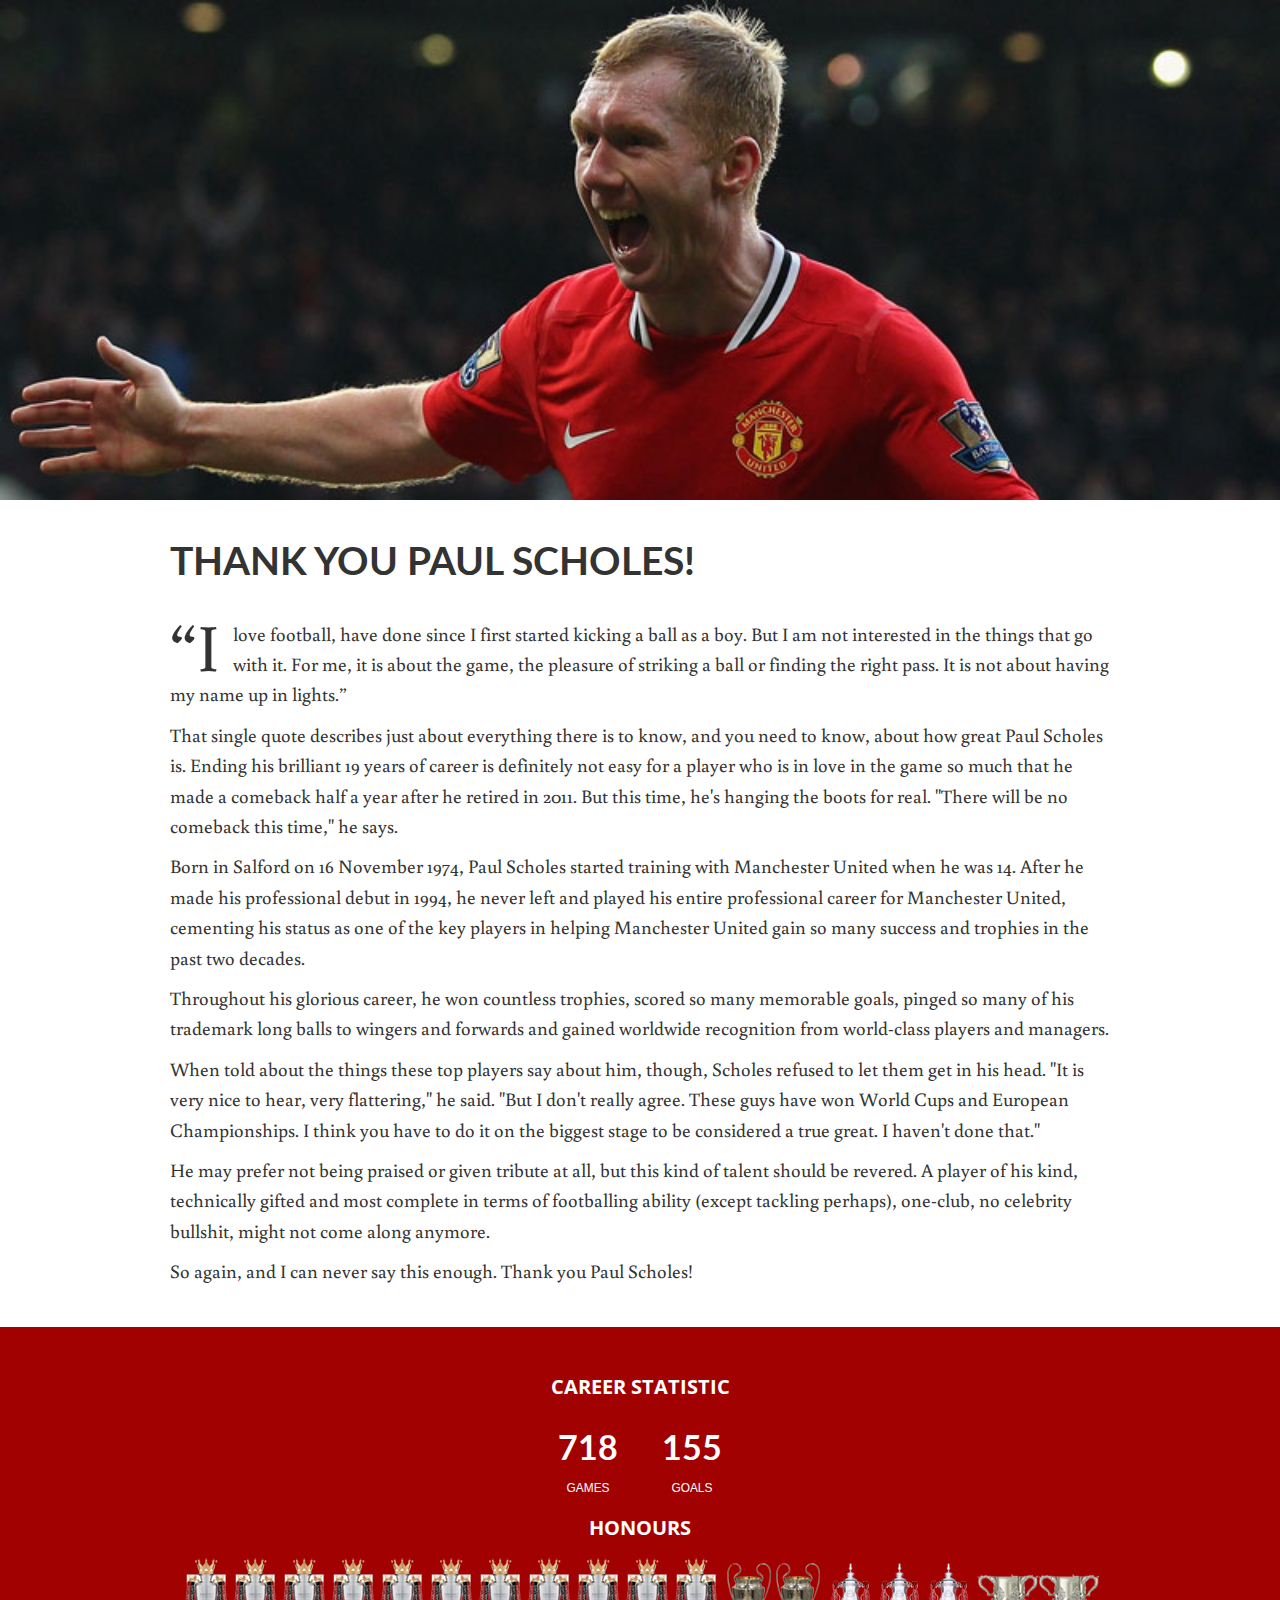
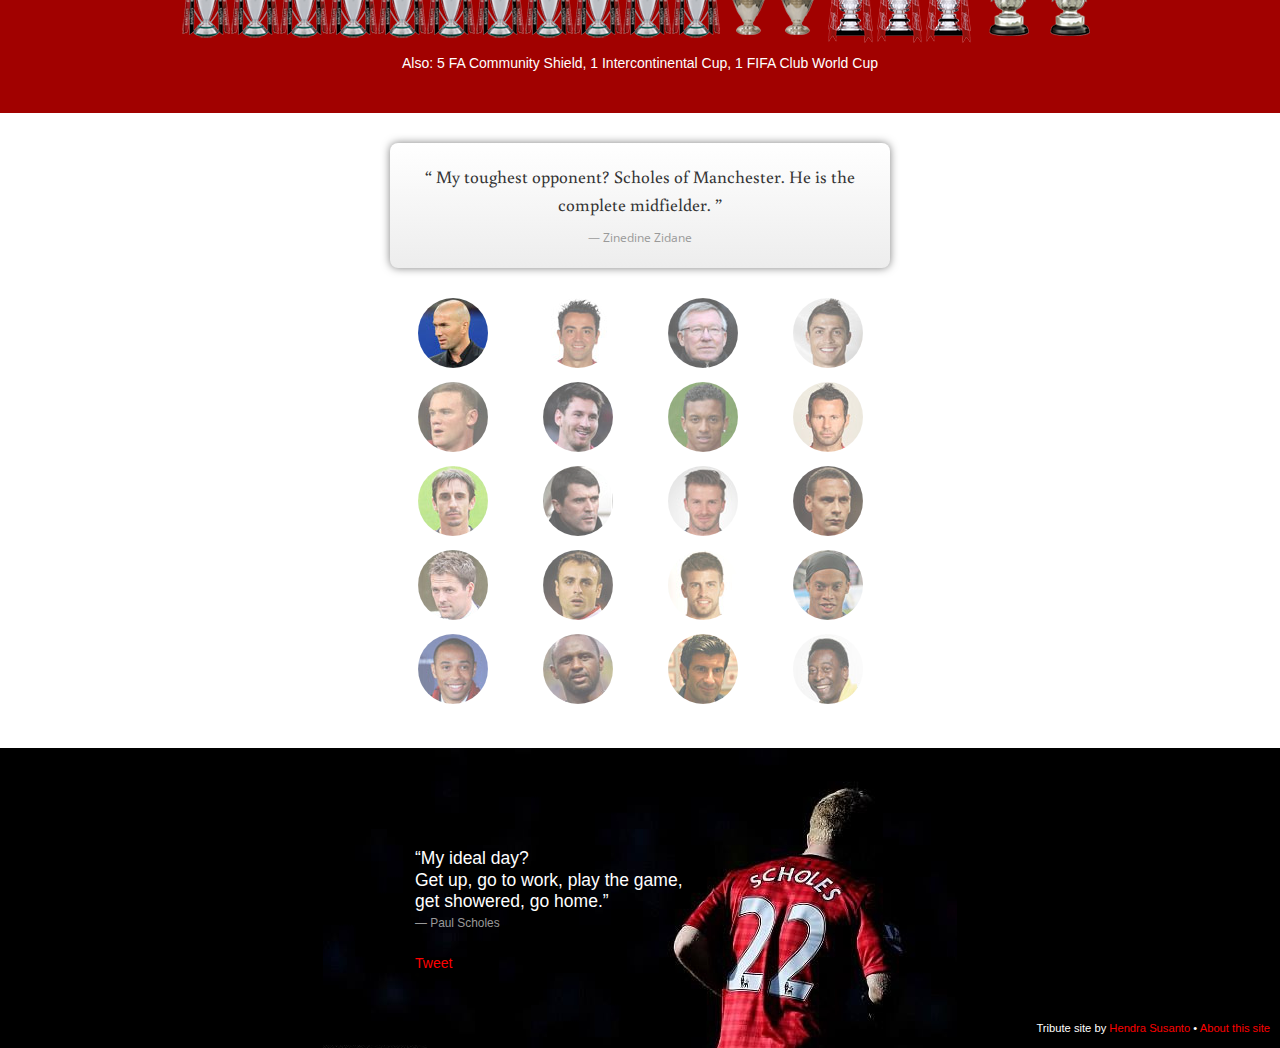
<file: index.html>
<!DOCTYPE html>
<!--[if lt IE 7]>      <html class="no-js lt-ie9 lt-ie8 lt-ie7"> <![endif]-->
<!--[if IE 7]>         <html class="no-js lt-ie9 lt-ie8"> <![endif]-->
<!--[if IE 8]>         <html class="no-js lt-ie9"> <![endif]-->
<!--[if gt IE 8]><!--> <html class="no-js"> <!--<![endif]-->
<head>
  <meta charset="utf-8">
  <meta http-equiv="X-UA-Compatible" content="IE=edge,chrome=1">
  <title>Thank You Paul Scholes</title>
  <meta name="description" content="A site in tribute for the great footballer, Paul Scholes">
  <meta name="viewport" content="width=device-width, initial-scale=1.0, minimum-scale=1.0, maximum-scale=1.0">

  <meta property="og:url" content="http://thankyoupaulscholes.com" /> 
  <meta property="og:title" content="Thank You Paul Scholes" /> 
  <meta property="og:description" content="A site in tribute for the great footballer, Paul Scholes" /> 
  <meta property="og:image" content="assets/img/paul-scholes.jpg" />

  <link rel="stylesheet" href="assets/css/bootstrap.min.css">
  <link rel="stylesheet" href="assets/css/bootstrap-responsive.min.css">
  <link rel="stylesheet" href="assets/css/main.css?v=2">

  <link rel="shortcut icon" href="favicon.ico" type="image/x-icon">
  <link rel="icon" href="favicon.ico" type="image/x-icon">

  <script src="assets/js/vendor/modernizr-2.6.2-respond-1.1.0.min.js"></script>
</head>
<body>
  <!--[if lt IE 7]>
      <p class="chromeframe">You are using an <strong>outdated</strong> browser. Please <a href="http://browsehappy.com/">upgrade your browser</a> or <a href="http://www.google.com/chromeframe/?redirect=true">activate Google Chrome Frame</a> to improve your experience.</p>
  <![endif]-->

  <div id="fb-root"></div>
  <script>(function(d, s, id) {
    var js, fjs = d.getElementsByTagName(s)[0];
    if (d.getElementById(id)) return;
    js = d.createElement(s); js.id = id;
    js.src = "//connect.facebook.net/en_GB/all.js#xfbml=1";
    fjs.parentNode.insertBefore(js, fjs);
  }(document, 'script', 'facebook-jssdk'));</script>

  <!-- <a class="what" href="#about_modal" data-toggle="modal"><i class="icon-question"></i></a> -->
  <div id="about_modal" class="modal hide fade">
    <div class="modal-header">
      <button type="button" class="close" data-dismiss="modal" aria-hidden="true">×</button>
      <h3 id="myModalLabel">About this site</h3>
    </div>
    <div class="modal-body">
      <p>Thanks for visiting this site! Hope you like it!</p>
      <p>Paul Scholes is my favorite football player. His footballing skills are undoubtedly top notch, yet off the pitch he stays a humble human being. He's simply in this game to play football. Both as a football player and a human being, he is clearly one of the best.</p>
      <p>I'm not a man with words, so I hope I'm doing this tribute site justice. If you have any suggestions or feedbacks for this site, email me at <a href="&#109;&#97;&#105;&#108;&#116;&#111;&#58;&#98;&#101;&#110;&#104;&#97;&#110;&#107;&#115;&#48;&#52;&#48;&#56;&#56;&#56;&#64;&#103;&#109;&#97;&#105;&#108;&#46;&#99;&#111;&#109;">&#98;&#101;&#110;&#104;&#97;&#110;&#107;&#115;&#48;&#52;&#48;&#56;&#56;&#56;&#64;&#103;&#109;&#97;&#105;&#108;&#46;&#99;&#111;&#109;</a>. I would really love to hear from you.</p>
      <p>If you're on Twitter, you should follow me on Twitter <a href="https://twitter.com/benhanks040888" target="_blank">here</a></p>
    </div>
  </div>

  <header id="header" class="container">
    <!-- <h1 class="logo"><a href="">Thank You Paul Scholes!</a></h1> -->
  </header>
  
  <section id="about">
    <div class="box container">
      <h1>Thank You Paul Scholes!</h1>
      <p><span class="dropcap">&ldquo;I</span> love football, have done since I first started kicking a ball as a boy. But I am not interested in the things that go with it. For me, it is about the game, the pleasure of striking a ball or finding the right pass. It is not about having my name up in lights.&rdquo;</p>

      <p>That single quote describes just about everything there is to know, and you need to know, about how great Paul Scholes is. Ending his brilliant 19 years of career is definitely not easy for a player who is in love in the game so much that he made a comeback half a year after he retired in 2011. But this time, he's hanging the boots for real. "There will be no comeback this time," he says.</p>

      <p>Born in Salford on 16 November 1974, Paul Scholes started training with Manchester United when he was 14. After he made his professional debut in 1994, he never left and played his entire professional career for Manchester United, cementing his status as one of the key players in helping Manchester United gain so many success and trophies in the past two decades.</p>

      <p>Throughout his glorious career, he won countless trophies, scored so many memorable goals, pinged so many of his trademark long balls to wingers and forwards and gained worldwide recognition from world-class players and managers.</p>

      <p>When told about the things these top players say about him, though, Scholes refused to let them get in his head. "It is very nice to hear, very flattering," he said. "But I don't really agree. These guys have won World Cups and European Championships. I think you have to do it on the biggest stage to be considered a true great. I haven't done that."</p>
      
      <p>He may prefer not being praised or given tribute at all, but this kind of talent should be revered. A player of his kind, technically gifted and most complete in terms of footballing ability (except tackling perhaps), one-club, no celebrity bullshit, might not come along anymore.</p>
      
      <p>So again, and I can never say this enough. Thank you Paul Scholes!</p>
    </div>
  </section>

  <section id="stat" class="text-center">
    <div class="box container">
      
      <h2>Career Statistic</h2>
      
      <div class="clearfix">
        <div class="stat-wrapper">
          <h3>718</h3>
          <small>Games</small>
        </div>

        <div class="stat-wrapper">
          <h3>155</h3>
          <small>Goals</small>
        </div>
      </div>

      <h2>Honours</h2>
      <div class="honours">
        <div class="visible-phone hide trophies">
          <img src="assets/img/premier-cup.png" alt="Premier League">
          <img src="assets/img/premier-cup.png" alt="Premier League">
          <img src="assets/img/premier-cup.png" alt="Premier League">
          <img src="assets/img/premier-cup.png" alt="Premier League">
          <img src="assets/img/premier-cup.png" alt="Premier League">
          <img src="assets/img/premier-cup.png" alt="Premier League">
          <img src="assets/img/premier-cup.png" alt="Premier League">
          <img src="assets/img/premier-cup.png" alt="Premier League">
          <img src="assets/img/premier-cup.png" alt="Premier League">
          <img src="assets/img/premier-cup.png" alt="Premier League">
          <img src="assets/img/premier-cup.png" alt="Premier League">

          <img src="assets/img/champions-cup.png" alt="Champions League">
          <img src="assets/img/champions-cup.png" alt="Champions League">

          <img src="assets/img/fa-cup.png" alt="FA Cup">
          <img src="assets/img/fa-cup.png" alt="FA Cup">
          <img src="assets/img/fa-cup.png" alt="FA Cup">

          <img src="assets/img/carling-cup.png" alt="Carling Cup">
          <img src="assets/img/carling-cup.png" alt="Carling Cup">
        </div>
        <p class="hidden-phone premier-league has-popover" data-toggle="popover" data-placement="top" data-content="11 Premier League"></p>
        <p class="hidden-phone champions-league has-popover" data-toggle="popover" data-placement="top" data-content="2 Champions League"></p>
        <p class="hidden-phone fa-cup has-popover" data-toggle="popover" data-placement="top" data-content="3 FA Cup"></p>
        <p class="hidden-phone carling-cup has-popover" data-toggle="popover" data-placement="top" data-content="2 Carling Cup"></p>

        <p class="clear">Also: 5 FA Community Shield, 1 Intercontinental Cup, 1 FIFA Club World Cup</p>
        
      </div>
    </div>
  </section>

  <section id="quotes">
    <div class="container">
      <div class="quote-holder box">
        <blockquote>
          <p>&ldquo;
            My toughest opponent? Scholes of Manchester. He is the complete midfielder.
            &rdquo;
          </p>
          <small>Zinedine Zidane</small>
        </blockquote>
      </div>
      <ul class="unstyled quotes">
        <li><a href="#" class="active quote" data-content="My toughest opponent? Scholes of Manchester. He is the complete midfielder." data-title="Zinedine Zidane"><img src="assets/img/admirers/zidane.jpg" alt="Zinedine Zidane"></a></li>
        <li><a href="#" class="quote" data-content="In the last 15 to 20 years the best central midfielder that I have seen — the most complete — is Scholes. I have spoken with Xabi Alonso about this many times. Scholes is a spectacular player who has everything. He can play the final pass, he can score, he is strong, he never gets knocked off the ball and he doesn’t give possession away. If he had been aish then maybe he would have been valued more." data-title="Xavi"><img src="assets/img/admirers/xavi.jpg" alt="Xavi"></a></li>
        <li><a href="#" class="quote" data-content="Very few players can do that, but Scholes is one of them - and I knew he was one of them. That's why, without question, I think Paul Scholes is the best player in England. He's got the best skills, the best brain. No one can match him. There isn't a player of his mould anywhere in the world." data-title="Alex Ferguson"><img src="assets/img/admirers/ferguson.jpg" alt="Alex Ferguson"></a></li>
        <li><a href="#" class="quote" data-content="When we were in training, I used to do a lot of tricks which hardly any players at the club could do. Once I was showing my skills to Scholes. After I finished it, Scholes took the ball and pointed to a tree which was about 50m from where we were standing. He said, I'm going to hit it in one shot. He kicked and hit the tree. He asked me to do the same; I kicked about 10 times, but still couldn't hit it. He smiled and left." data-title="Cristiano Ronaldo"><img src="assets/img/admirers/ronaldo.jpg" alt="Cristiano Ronaldo"></a></li>

        <li><a href="#" class="quote" data-content="He is definitely the best player I have played with. I tried to ask him what he was doing but you don’t get much out of him. He is a great player." data-title="Wayne Rooney"><img src="assets/img/admirers/rooney.jpg" alt="Wayne Rooney"></a></li>
        <li><a href="#" class="quote" data-content="At La Masia (Barcelona’s Academy) his name was mentioned a lot. He’s a teacher." data-title="Lionel Messi"><img src="assets/img/admirers/messi.jpg" alt="Lionel Messi"></a></li>
        <li><a href="#" class="quote" data-content="He’s the best midfielder I’ve ever seen. He can pass, score goals with his left, right, his head – he can do anything. And he can beat a player too, plus he loves to nutmeg you! He’s unbelievable." data-title="Nani"><img src="assets/img/admirers/nani.jpg" alt="Nani"></a></li>
        <li><a href="#" class="quote" data-content="I’d go for Scholesy as the club’s greatest ever player. I’ve seen him do things that no other player can do. The way he can control the tempo of games, and his range of passing, are both incredible. We’ve seen over the years that players just haven’t been able to get near him. And you can’t forget his goals either." data-title="Ryan Giggs"><img src="assets/img/admirers/giggs.jpg" alt="Ryan Giggs"></a></li>

        <li><a href="#" class="quote" data-content="You have to search deep into football’s history to find someone of his kind of class and honour. Players like that don’t seem to exist any more. There might be no knighthoods, no MBEs or OBEs, but every single team-mate will say he is the best they have ever played with. And every player he had played against, including Xavi and Zinedine Zidane, would say he is the best midfielder they have faced. Every fan or every club, no matter who they support, loves the way Paul Scholes plays." data-title="Gary Neville"><img src="assets/img/admirers/neville.jpg" alt="Gary Neville"></a></li>
        <li><a href="#" class="quote" data-content="No celebrity bullshit, no self-promotion – an amazingly gifted player who remained an unaffected human being." data-title="Roy Keane"><img src="assets/img/admirers/keane.jpg" alt="Roy Keane"></a></li>
        <li><a href="#" class="quote" data-content="He’s always one of those people others talk about. Even playing at Real Madrid, the players always say to me ‘what’s he like’? They respect him as a footballer." data-title="David Beckham"><img src="assets/img/admirers/beckham.jpg" alt="David Beckham"></a></li>
        <li><a href="#" class="quote" data-content="the BEST player of his generation #fact loved every minute of playing football with him. . Paul Scholes aka Sat Nav went from a scoring midfielder to a dictator of the game (changed his game while still at top of the game)." data-title="Rio Ferdinand"><img src="assets/img/admirers/rio.jpg" alt="Rio Ferdinand"></a></li>

        <li><a href="#" class="quote" data-content="Nobody on this planet had a range of passing like Paul Scholes. Training every day was a pleasure just watching him. Unbelievable career." data-title="Michael Owen"><img src="assets/img/admirers/owen.jpg" alt="Michael Owen"></a></li>
        <li><a href="#" class="quote" data-content="Nobody else in the world can play the way Scholes does. The passes he produces all over the field and the way he changes the game is brilliant. Every manager would like him. But luckily he is here and playing with us. Paul practices that all the time. When he has finished training he always goes out and shoots." data-title="Dimitar Berbatov"><img src="assets/img/admirers/berba.jpg" alt="Dimitar Berbatov"></a></li>
        <li><a href="#" class="quote" data-content="One of the best players I’ve ever seen in my life! Spectacular on training! Playing with him was a joy!" data-title="Gerard Pique"><img src="assets/img/admirers/pique.jpg" alt="Gerard Pique"></a></li>
        <li><a href="#" class="quote" data-content="I want to pass like him. Who taught him how to do that?" data-title="Ronaldinho"><img src="assets/img/admirers/ronaldinho.jpg" alt="Ronaldinho"></a></li>

        <li><a href="#" class="quote" data-content="I can’t understand why Scholes has never won the player of the year award. He should have won it long ago. Maybe it’s because he doesn’t seek the limelight like some of the other ‘stars’." data-title="Thierry Henry"><img src="assets/img/admirers/henry.jpg" alt="Thierry Henry"></a></li>
        <li><a href="#" class="quote" data-content="The player in the Premiership I admire most? Easy – Scholes." data-title="Patrick Vieira"><img src="assets/img/admirers/vieira.jpg" alt="Patrick Vieira"></a></li>
        <li><a href="#" class="quote" data-content="I’m star-struck when I see Paul Scholes because you never see him. On the pitch you can’t catch him. Off the pitch he disappears." data-title="Luis Figo"><img src="assets/img/admirers/figo.jpg" alt="Luis Figo"></a></li>
        <li><a href="#" class="quote" data-content="If he was playing with me, I would have scored so many more." data-title="Pele"><img src="assets/img/admirers/pele.jpg" alt="Pele"></a></li>

      </ul>
    </div>
  </section>

  <section id="saythanks">
    <div class="container">
      <blockquote>
        <p>&ldquo;My ideal day? <br>
        Get up,
        go to work,
        play the game,<br>
        get showered,
        go home.&rdquo;</p>
        <small>Paul Scholes</small>
      </blockquote>
      <!-- tweet and fb like -->
      <div class="socials">
        <a href="https://twitter.com/share" class="twitter-share-button" data-count="true" data-hashtags="thankyoupaulscholes">Tweet</a>
        <script>!function(d,s,id){var js,fjs=d.getElementsByTagName(s)[0],p=/^http:/.test(d.location)?'http':'https';if(!d.getElementById(id)){js=d.createElement(s);js.id=id;js.src=p+'://platform.twitter.com/widgets.js';fjs.parentNode.insertBefore(js,fjs);}}(document, 'script', 'twitter-wjs');</script>

        <div class="fb-like" data-href="http://thankyoupaulscholes.com" data-send="false" data-layout="button_count" data-width="110" data-show-faces="false" data-font="arial"></div>
      </div>

      <div class="by">
        Tribute site by <a href="https://twitter.com/benhanks040888" target="_blank">Hendra Susanto</a> &bull; <a href="#about_modal" data-toggle="modal">About this site</a>
      </div>
    </div>
  </section>

  <script src="//ajax.googleapis.com/ajax/libs/jquery/1.9.1/jquery.min.js"></script>
  <script>window.jQuery || document.write('<script src="assets/js/vendor/jquery-1.9.1.min.js"><\/script>')</script>
  <script src="assets/js/vendor/bootstrap.min.js"></script>

  <script src="assets/js/plugins.min.js"></script>
  <script src="assets/js/main.js?v=1"></script>

  <script>
    var _gaq=[['_setAccount','UA-37074526-3'],['_trackPageview']];
    (function(d,t){var g=d.createElement(t),s=d.getElementsByTagName(t)[0];
    g.src=('https:'==location.protocol?'//ssl':'//www')+'.google-analytics.com/ga.js';
    s.parentNode.insertBefore(g,s)}(document,'script'));
  </script>
</body>
</html>
</file>
<file: assets/css/main.css>
@import url(http://fonts.googleapis.com/css?family=Lato:700);

@import url(http://fonts.googleapis.com/css?family=Open+Sans:600italic,400);

@import url(http://fonts.googleapis.com/css?family=Buenard);
.clearfix {
  *zoom: 1;
}
.clearfix:before,
.clearfix:after {
  display: table;
  content: "";
  line-height: 0;
}
.clearfix:after {
  clear: both;
}
.hide-text {
  font: 0/0 a;
  color: transparent;
  text-shadow: none;
  background-color: transparent;
  border: 0;
}
.flex-video {
  position: relative;
  padding-top: 1.5625em;
  padding-bottom: 67.5%;
  height: 0;
  margin-bottom: 1em;
  overflow: hidden;
}
.flex-video iframe,
.flex-video object,
.flex-video embed,
.flex-video video {
  position: absolute;
  top: 0;
  left: 0;
  width: 100%;
  height: 100%;
}
* {
  -webkit-box-sizing: border-box;
  -moz-box-sizing: border-box;
  box-sizing: border-box;
}
a {
  color: #fd0100;
}
a:hover,
a:focus {
  color: #a10100;
  text-decoration: none;
}
blockquote {
  text-align: center;
  border-left: none;
  padding-left: 0;
}
html {
  min-height: 100%;
}
body {
  height: 100%;
}
h1,
h2,
h3 {
  font-family: 'Open Sans', sans-serif;
  text-transform: uppercase;
}
h2 {
  font-size: 20px;
}
.btn {
  font-size: 12px;
  font-weight: bold;
}
.btn.btn-primary {
  text-transform: uppercase;
  background: #a10100;
  -webkit-transition: 0.3s all ease;
  -moz-transition: 0.3s all ease;
  -o-transition: 0.3s all ease;
  transition: 0.3s all ease;
  font-weight: normal;
  padding: 11px 19px;
}
.btn.btn-primary:hover {
  background: #d40100;
}
.clear {
  clear: both;
}
.twitter-timeline.twitter-timeline-rendered {
  width: 100%;
}
.text-center {
  text-align: center;
}
.dropcap {
  font-size: 67px;
  line-height: 0.8em;
  float: left;
  margin-right: 0.2em;
}
header {
  background-image: url('../img/bg/5.jpg');
  background-repeat: no-repeat;
  height: 500px;
  -webkit-background-size: cover;
  -moz-background-size: cover;
  -o-background-size: cover;
  background-size: cover;
  position: relative;
  -webkit-transition: all ease 1.8s;
  -moz-transition: all ease 1.8s;
  -o-transition: all ease 1.8s;
  transition: all ease 1.8s;
}
header.bg1 {
  background-image: url('../img/bg/6.jpg');
}
header.container {
  width: 100%;
}
footer {
  font-family: 'Helvetica Neue', Helvetica, 'Open Sans', sans-serif;
  padding: 30px 15px;
  position: relative;
}
footer .by {
  position: absolute;
  right: 10px;
  bottom: 10px;
  font-size: 0.8em;
}
footer blockquote {
  margin-bottom: 0;
}
.manchester-united {
  background: url('../img/manchester-united.png') no-repeat;
  width: 150px;
  height: 152px;
}
section {
  padding: 30px 0;
}
section#about {
  font-family: 'Buenard', Georgia, serif;
  font-size: 19px;
  line-height: 1.6em;
}
section#about h1 {
  font-family: 'Lato';
  margin-bottom: 1em;
}
section#stat {
  background: #a10100;
  color: #fff;
}
section#stat .container {
  position: relative;
}
section#stat .stat-wrapper {
  display: inline-block;
  text-align: center;
  padding: 0 20px;
}
section#stat .stat-wrapper h3 {
  font-family: 'Lato';
  font-size: 2.4em;
}
section#stat .stat-wrapper small {
  text-transform: uppercase;
}
section#stat .premier-league {
  background: url('../img/premier-cup.png') repeat-x;
  height: 80px;
  width: 539px;
}
section#stat .premier-league,
section#stat .fa-cup,
section#stat .carling-cup,
section#stat .champions-league {
  display: inline-block;
}
section#stat .fa-cup,
section#stat .carling-cup,
section#stat .champions-league {
  margin-bottom: 5px;
}
section#stat .fa-cup {
  background: url('../img/fa-cup.png') repeat-x;
  height: 80px;
  width: 147px;
}
section#stat .carling-cup {
  background: url('../img/carling-cup.png') repeat-x;
  height: 80px;
  width: 122px;
}
section#stat .champions-league {
  background: url('../img/champions-cup.png') repeat-x;
  height: 80px;
  width: 98px;
}
section#saythanks {
  background-color: #000;
  background-image: url('../img/bg/1.jpg');
  background-repeat: no-repeat;
  background-position: center 85%;
  height: 300px;
  color: #fff;
  padding-top: 100px;
  font-family: 'Helvetica Neue', Helvetica, 'Open Sans', sans-serif;
  position: relative;
}
section#saythanks .container {
  width: 450px;
}
section#saythanks .by {
  position: absolute;
  right: 10px;
  bottom: 10px;
  font-size: 0.8em;
}
section#saythanks blockquote {
  text-align: left;
}
.quote-holder {
  margin-bottom: 30px;
}
.quote-holder blockquote {
  background-color: #ededed;
  background-image: -moz-linear-gradient(top, #ffffff, #ededed);
  background-image: -webkit-gradient(linear, 0 0, 0 100%, from(#ffffff), to(#ededed));
  background-image: -webkit-linear-gradient(top, #ffffff, #ededed);
  background-image: -o-linear-gradient(top, #ffffff, #ededed);
  background-image: linear-gradient(to bottom, #ffffff, #ededed);
  background-repeat: repeat-x;
  filter: progid:DXImageTransform.Microsoft.gradient(startColorstr='#ffffffff', endColorstr='#ffededed', GradientType=0);
  padding: 20px;
  -webkit-border-radius: 8px;
  -moz-border-radius: 8px;
  border-radius: 8px;
  -webkit-box-shadow: 0 0 8px rgba(0, 0, 0, 0.5);
  -moz-box-shadow: 0 0 8px rgba(0, 0, 0, 0.5);
  box-shadow: 0 0 8px rgba(0, 0, 0, 0.5);
  -webkit-transition: 0.3s all ease;
  -moz-transition: 0.3s all ease;
  -o-transition: 0.3s all ease;
  transition: 0.3s all ease;
  overflow: hidden;
  max-width: 500px;
  margin: 0 auto;
  font-family: 'Buenard', Georgia, serif;
}
.quote-holder blockquote p {
  margin-bottom: 0.5em;
  line-height: 1.6em;
}
.quote-holder blockquote small {
  font-family: 'Open Sans', arial;
}
.quotes {
  overflow: hidden;
  max-width: 500px;
  margin: 0 auto;
}
.quotes.unstyled {
  margin-left: auto;
}
.quotes li {
  float: left;
  width: 25%;
  margin-bottom: 1em;
  text-align: center;
}
.quotes li a {
  display: block;
  max-width: 100%;
  overflow: hidden;
}
.quotes li a img {
  opacity: 0.6;
  filter: alpha(opacity=60);
  -webkit-transition: 0.3s all ease;
  -moz-transition: 0.3s all ease;
  -o-transition: 0.3s all ease;
  transition: 0.3s all ease;
  -webkit-border-radius: 70px;
  -moz-border-radius: 70px;
  border-radius: 70px;
  max-width: 70px;
}
.quotes li a:hover img,
.quotes li a.active img {
  opacity: 1;
  filter: alpha(opacity=100);
}
.fb_iframe_widget {
  vertical-align: top;
}
.popover {
  color: #333;
}
.popover .popover-content {
  text-align: center;
  font-weight: bold;
}
.popover .popover-content small {
  font-weight: normal;
}
@media (min-width: 1200px) {
  .container {
    width: 940px;
  }
}
@media (max-width: 979px) {
  header {
    background-position: center top;
    height: 350px;
  }
}
@media (max-width: 979px) and (min-width: 768px) {
  header {
    background-position: center top;
    height: 400px;
  }
}
@media (max-width: 767px) {
  body {
    padding-left: 0;
    padding-right: 0;
  }
  .dropcap {
    font-size: 56px;
  }
  section#about {
    font-size: 1.125em;
  }
  section#saythanks {
    padding-left: 20px;
    padding-right: 30%;
    padding-top: 30px;
  }
  section#saythanks p {
    font-size: 1em;
  }
  section#saythanks .by {
    left: 10px;
  }
  section#stat .trophies {
    margin-bottom: 10px;
  }
  .box {
    padding: 0 20px;
  }
  .quote-holder blockquote p {
    font-size: 1.125em;
  }
  .quotes.unstyled li {
    margin-right: 0;
    margin-bottom: 0;
  }
  .quotes.unstyled li a img {
    -webkit-border-radius: 0;
    -moz-border-radius: 0;
    border-radius: 0;
    max-width: none;
    width: 100%;
  }
}
@media (max-width: 480px) {
  header {
    background-position: center top;
    width: 100%;
    height: 250px;
  }
  #about h1 {
    font-size: 2em;
  }
  section#saythanks .container {
    width: auto;
  }
  footer .by {
    right: 0;
    bottom: 5px;
    width: 100%;
    text-align: center;
  }
}
@media (max-width: 320px) {
  #about h1 {
    font-size: 2.1em;
  }
  section#saythanks {
    background-position-x: 65%;
  }
  .btn.btn-primary {
    font-size: 0.8em;
    padding: 4px 12px;
  }
}
</file>
